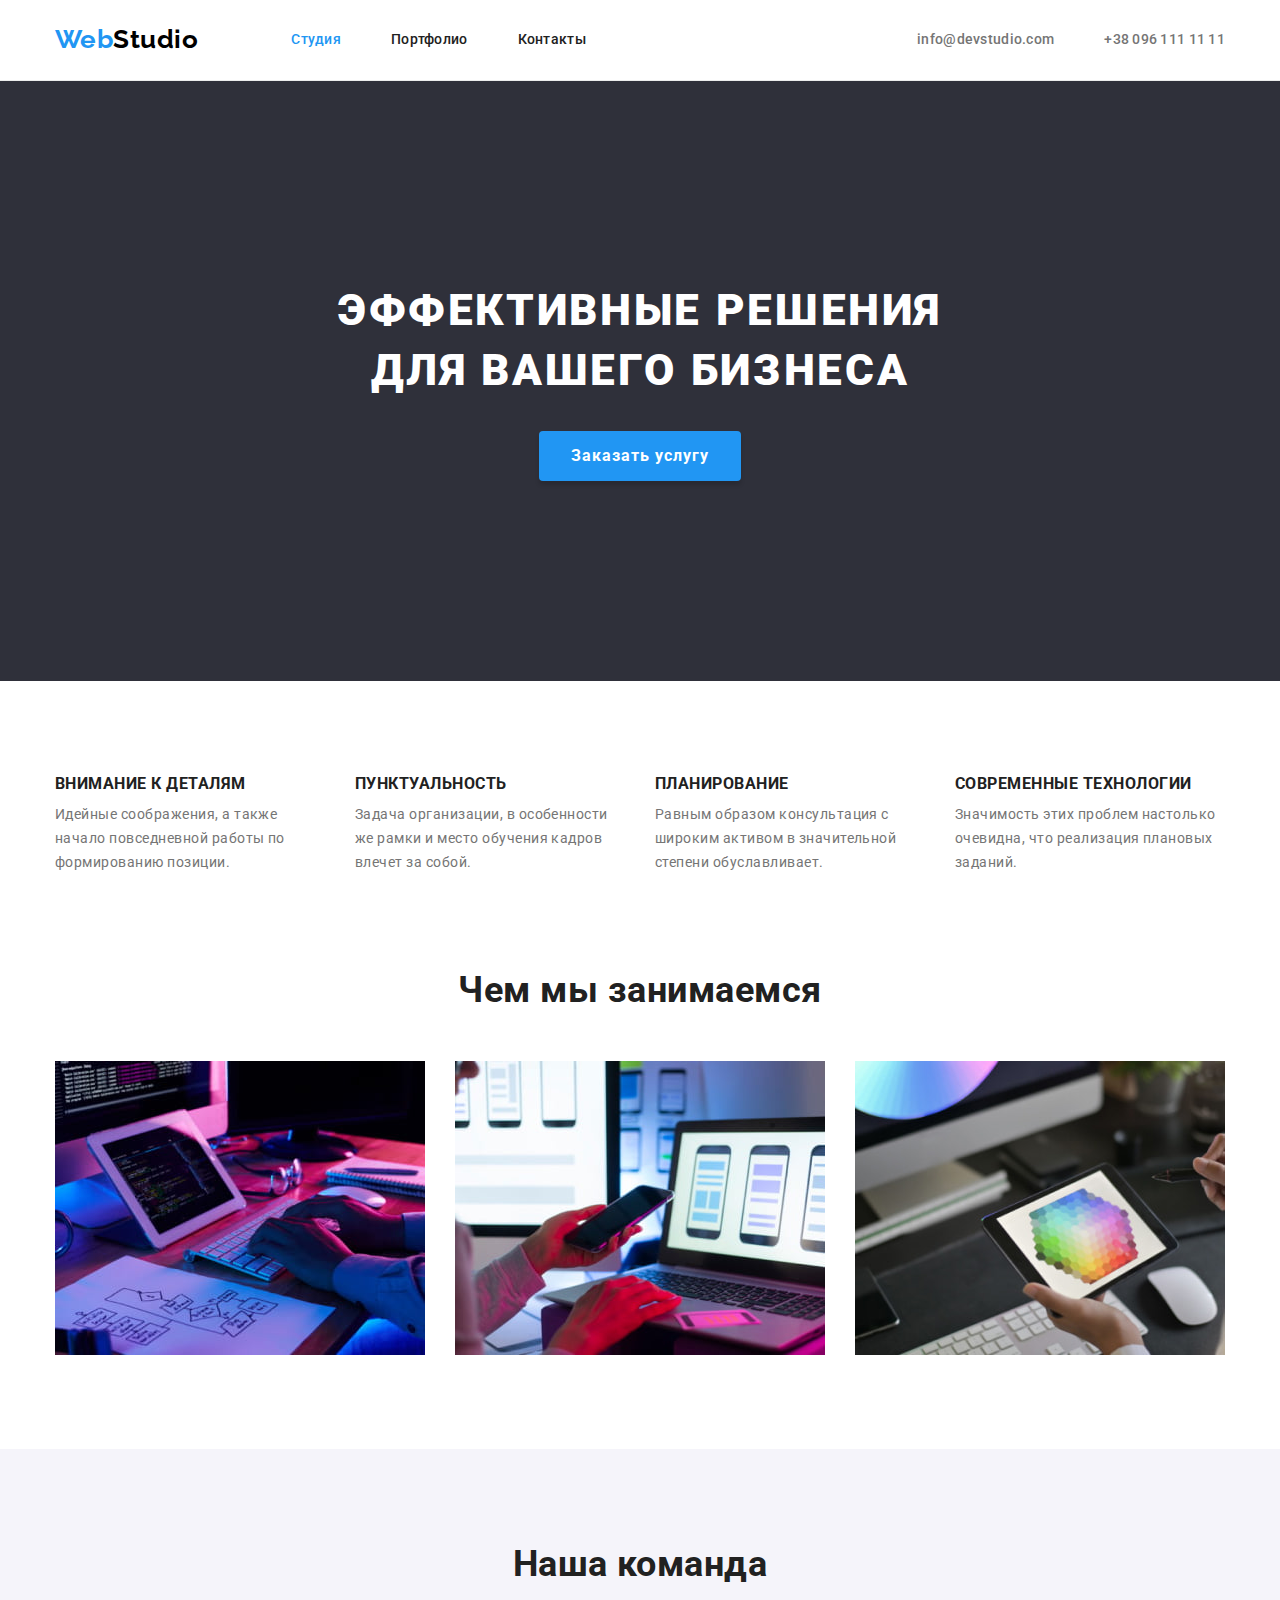
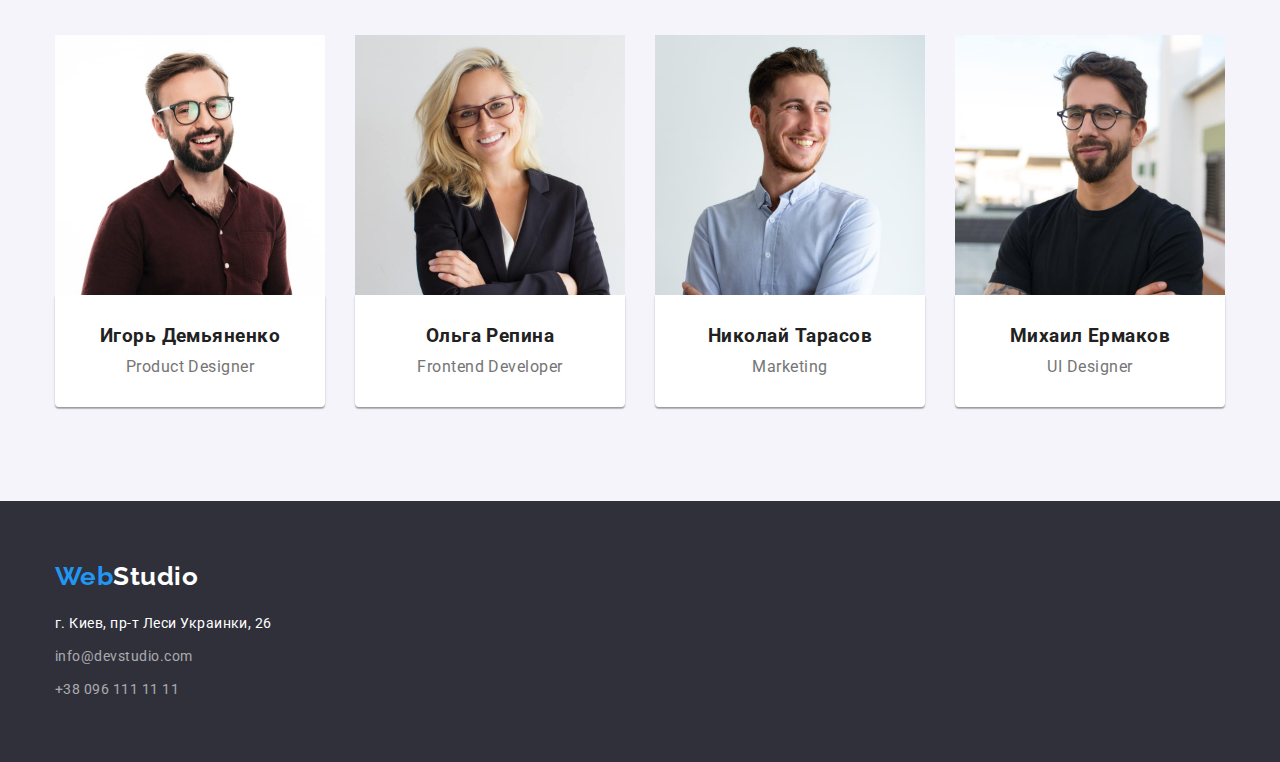
<file: index.html>
<!DOCTYPE html>
<html lang="ru">
<head>
    <meta charset="UTF-8">
    <meta http-equiv="X-UA-Compatible" content="IE=edge">
    <meta name="viewport" content="width=device-width, initial-scale=1.0">
    <title>Студия</title>

    <link rel="preconnect" href="https://fonts.googleapis.com">
    <link rel="preconnect" href="https://fonts.gstatic.com" crossorigin>
    <link href="https://fonts.googleapis.com/css2?family=Raleway:wght@700&family=Roboto:wght@400;500;700;900&display=swap"
        rel="stylesheet">
    <link rel="stylesheet" href="./css/modern-normalize.css">
    <link rel="stylesheet" href="./css/styles.css">
 </head>
<body>
    <header>
        <div class="container">
            <nav class="site-nav">
                <a href="./index.html" class="logo">Web<span class="studio">Studio</span></a>
                <ul class="links">
                    <li class="link"><a href="./index.html" class="page current">Студия</a></li>
                    <li class="link"><a href="./portfolio.html" class="page">Портфолио</a></li>
                    <li class="link"><a href="#contacts" class="page">Контакты</a></li>
                </ul>
            </nav>
            <ul class="contact-header">
                <li>
                    <a href="mailto:info@devstudio.com" class="e-mail">info@devstudio.com</a>
                </li>
                <li>
                    <a href="tel:+380961111111" class="tel">+38 096 111 11 11</a>
                </li>
            </ul>
        </div>
    </header>

    <main>
        <section class="hero section">
            <div class="container">
                <h1 class="hero title">Эффективные решения для вашего бизнеса</h1>
                <button class="button" type="button">Заказать услугу</button>
            </div>
        </section>
        
        <section class="features section">
            <div class="container">
                <h2 class="visualy-hidden">Подход</h2>
                <ul class="features-list">
                    <li class="feature"> 
                        <h3 class="title">Внимание к деталям</h3>
                        <p class="text">Идейные соображения, а также начало повседневной работы по формированию позиции.</p>
                    </li>
                    <li class="feature">
                        <h3 class="title">Пунктуальность</h3>
                        <p class="text">Задача организации, в особенности же рамки и место обучения кадров влечет за собой.</p>
                    </li>
                    <li class="feature">
                        <h3 class="title">Планирование</h3>
                        <p class="text">Равным образом консультация с широким активом в значительной степени обуславливает.</p>
                    </li>
                    <li class="feature">
                        <h3 class="title">Современные технологии</h3>
                        <p class="text">Значимость этих проблем настолько очевидна, что реализация плановых заданий.</p>
                    </li>
                </ul>
            </div>
        </section>

        <section class="services section">
            <div class="container">
                <h2 class="services title">Чем мы занимаемся</h2>
                <ul class="images">
                    <li class="image">
                        <img src="images/studio/our-services-1.jpg" alt="Разработка сайтов" width="370" height="294"/>
                    </li>
                    <li class="image">
                        <img src="images/studio/our-services-2.jpg" alt="Разработка мобильных приложений" width="370" height="294"/>
                    </li>
                    <li class="image">
                        <img src="images/studio/our-services-3.jpg" alt="Дизайн" width="370" height="294"/>
                    </li>
                </ul>
            </div>
        </section>

        <section class="team section">
            <div class="container">
                <h2 class="team title">Наша команда</h2>
                <ul class="team cards">
                    <li class="card">
                        <img src="images/studio/team-card-1.jpg" alt="Игорь Демьяненко, Product Designer" width="270" height="260"/>
                        <div class="card-name">
                            <h3 class="title">Игорь Демьяненко</h3>
                            <p class="position" lang="en">Product Designer</p>
                        </div>
                    </li>

                    <li class="card">
                        <img src="images/studio/team-card-2.jpg" alt="Ольга Репина, Frontend Developer" width="270" height="260"/>
                        <div class="card-name">
                            <h3 class="title">Ольга Репина</h3>
                            <p class="position" lang="en">Frontend Developer</p>
                        </div>
                    </li>

                    <li class="card">
                        <img src="images/studio/team-card-3.jpg" alt="Николай Тарасов, Marketing" width="270" height="260"/>
                        <div class="card-name">
                            <h3 class="title">Николай Тарасов</h3>
                            <p class="position" lang="en">Marketing</p>
                        </div>
                    </li>
                    
                    <li class="card">
                        <img src="images/studio/team_card_4.jpg" alt="Михаил Ермаков, UI Designer" width="270" height="260"/>
                        <div class="card-name">
                            <h3 class="title">Михаил Ермаков</h3>
                            <p class="position" lang="en">UI Designer</p>
                        </div>
                    </li>
                </ul>
            </div>
        </section>
    </main>

    <footer class="section">
        <div class="container">
            <a href="./index.html" class="logo">Web<span class="studio">Studio</span></a>
            <address id="contacts">
                <ul class="contacts">
                    <li  class="contact-footer">
                        <a href="https://goo.gl/maps/KWoEnxQkHuekiheN8" class="location" rel="noopener noreferrer" target="_blank">г. Киев, пр-т Леси Украинки, 26</a>
                    </li>
                    <li  class="contact-footer">
                        <a href="mailto:info@devstudio.com" class="mail">info@devstudio.com</a>
                    </li>
                    <li  class="contact-footer">
                        <a href="tel:+380961111111" class="phone">+38 096 111 11 11</a>
                    </li>
                </ul>
            </address>
        </div>
    </footer>

</body>
</html>
</file>
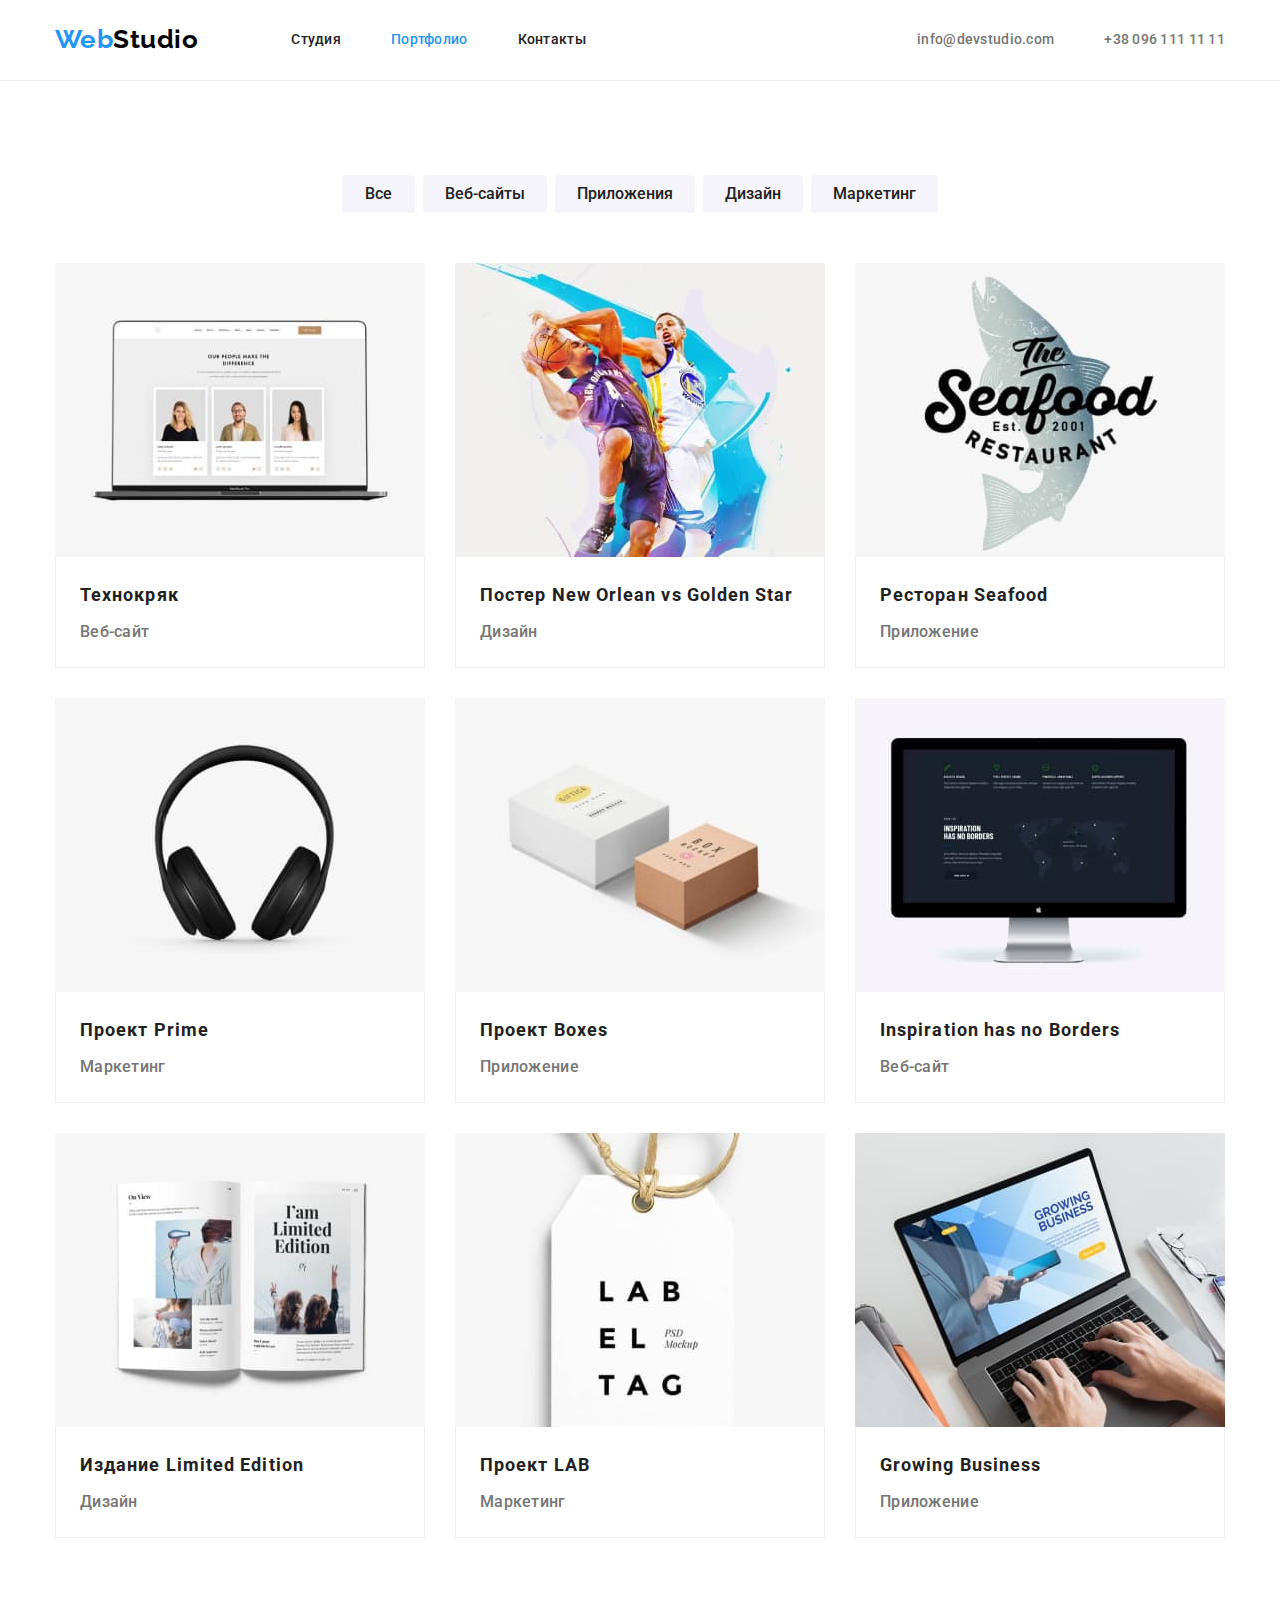
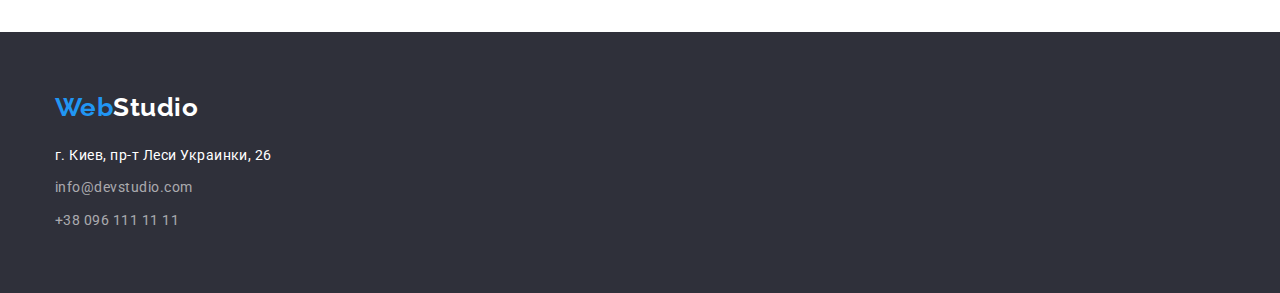
<file: portfolio.html>
<!DOCTYPE html>
<html lang="ru">

<head>
    <meta charset="UTF-8">
    <meta http-equiv="X-UA-Compatible" content="IE=edge">
    <meta name="viewport" content="width=device-width, initial-scale=1.0">
    <title>Студия</title>
    
    <link rel="preconnect" href="https://fonts.googleapis.com">
    <link rel="preconnect" href="https://fonts.gstatic.com" crossorigin>
    <link
        href="https://fonts.googleapis.com/css2?family=Raleway:wght@700&family=Roboto:wght@400;500;700;900&display=swap"
        rel="stylesheet">
    <link rel="stylesheet" href="./css/modern-normalize.css">
    <link rel="stylesheet" href="./css/styles.css">
</head>

<body>
    <header class="site-nav">
        <div class="container">
            <nav class="site-nav">
                <a href="./index.html" class="logo">Web<span class="studio">Studio</span></a>
                <ul class="links">
                    <li class="link"><a href="./index.html" class="page">Студия</a></li>
                    <li class="link"><a href="./portfolio.html" class="page current">Портфолио</a></li>
                    <li class="link"><a href="#contacts" class="page">Контакты</a></li>
                </ul>
            </nav>
            <ul class="contact-header">
                <li>
                    <a href="mailto:info@devstudio.com" class="e-mail">info@devstudio.com</a>
                </li>
                <li>
                    <a href="tel:+380961111111" class="tel">+38 096 111 11 11</a>
                </li>
            </ul>
        </div>
    </header>

    <main> 
        <section class="products section">
            <div class="container">
                <h1 class="visualy-hidden">Реализованные проекты</h1>
                    <ul  class="filters">
                        <li class="filter"><button type="button" class="button all">Все</button></li>
                        <li class="filter"><button type="button" class="button sites">Веб-сайты</button></li>
                        <li class="filter"><button type="button" class="button apps">Приложения</button></li>
                        <li class="filter"><button type="button" class="button design">Дизайн</button></li>
                        <li class="filter"><button type="button" class="button marketing">Маркетинг</button></li>
                    </ul>

                    <ul class="projects">
                        <li class="project">
                            <a href="" class="link">
                                <img src="images/portfolio/portfolio-project01.jpg" alt="Ноутбук с открытым сайтом на странице Наша команда" width="370" height="294">
                                <div class="discription">
                                    <h2 class="title">Технокряк</h2>
                                    <p class="text">Веб-сайт</p>
                                </div>
                            </a>
                        </li>

                        <li class="project">
                            <a href="" class="link">
                                <img src="images/portfolio/portfolio-project02.jpg" alt="Баскетболист Голден Стар ставит блок игроку Нью Орлеан" width="370" height="294">
                                <div class="discription">
                                    <h2 class="title">Постер New Orlean vs Golden Star</h2>
                                    <p class="text">Дизайн</p>
                                </div>
                            </a>
                        </li>

                        <li class="project">
                            <a href="" class="link">
                                <img src="images/portfolio/portfolio-project03.jpg" alt="Лого ресторана с изображением лосося" width="370" height="294">
                                <div class="discription">
                                    <h2 class="title">Ресторан Seafood</h2>
                                    <p class="text">Приложение</p>
                                </div>
                            </a>
                        </li>

                        <li class="project">
                            <a href="" class="link">
                                <img src="images/portfolio/portfolio-project04.jpg" alt="Черные беспроводные наушники" width="370" height="294">
                                <div class="discription">
                                    <h2 class="title">Проект Prime</h2>
                                    <p class="text">Маркетинг</p>
                                </div>
                            </a>
                        </li>

                        <li class="project">
                            <a href="" class="link">
                                <img src="images/portfolio/portfolio-project05.jpg" alt="Две коробки, белая большего размера, бежевая в два раза меньше" width="370" height="294">
                                <div class="discription">
                                    <h2 class="title">Проект Boxes</h2>
                                    <p class="text">Приложение</p>
                                </div>
                            </a>
                        </li>

                        <li class="project">
                            <a href="" class="link">
                                <img src="images/portfolio/portfolio-project06.jpg" alt="Главная страница сайта черного цвета с изображением карты мира" width="370" height="294">
                                <div class="discription">
                                    <h2 class="title">Inspiration has no Borders</h2>
                                    <p class="text">Веб-сайт</p>
                                </div>
                            </a>
                        </li>

                        <li class="project">
                            <a href="" class="link">
                                <img src="images/portfolio/portfolio-project07.jpg" alt="Открытый журнал с изображенем девушек" width="370" height="294">
                                <div class="discription">
                                    <h2 class="title">Издание Limited Edition</h2>
                                    <p class="text">Дизайн</p>
                                </div>
                            </a>
                        </li>

                        <li class="project">
                            <a href="" class="link">
                                <img src="images/portfolio/portfolio-project08.jpg" alt="Бумажная белая бирка на бежевой веревке с надписью Лаб ель Таг" width="370" height="294">
                                <div class="discription">
                                    <h2 class="title">Проект LAB</h2>
                                    <p class="text">Маркетинг</p>
                                </div>
                            </a>
                        </li>

                        <li class="project">
                            <a href="" class="link">
                                <img src="images/portfolio/portfolio-project09.jpg" alt="Мужские руки расположены на клавиатуре ноутбука, на екране главная страница приложения" width="370" height="294">
                                <div class="discription">
                                    <h2 class="title">Growing Business</h2>
                                    <p class="text">Приложение</p>
                                </div>
                            </a>
                        </li>
                    </ul>
                </div>
        </section>
    </main>

    <footer class="section">
        <div class="container">
            <a href="./index.html" class="logo">Web<span class="studio">Studio</span></a>
            <address id="contacts">
                <ul class="contacts">
                    <li class="contact-footer">
                        <a href="https://goo.gl/maps/KWoEnxQkHuekiheN8" class="location" rel="noopener noreferrer"
                            target="_blank">г. Киев, пр-т Леси Украинки, 26</a>
                    </li>
                    <li class="contact-footer">
                        <a href="mailto:info@devstudio.com" class="mail">info@devstudio.com</a>
                    </li>
                    <li class="contact-footer">
                        <a href="tel:+380961111111" class="phone">+38 096 111 11 11</a>
                    </li>
                </ul>
            </address>
        </div>
    </footer>

</body>
</html>
</file>
<file: css/styles.css>
:root {
  --primary-font-color: #757575;
  --hover-focus-color: #2196f3;
  --header-color: #212121;
}

body {
  background-color: #ffffff;
  font-family: Roboto, sans-serif;
  color: var(--primary-font-color);
  letter-spacing: 0.03em;

  margin: 0px;
}

.section {
  margin-right: auto;
  margin-left: auto;
  padding-top: 94px;
  padding-bottom: 94px;
}

.container {
  width: 1200px;
  padding-right: 15px;
  padding-left: 15px;
  margin-left: auto;
  margin-right: auto;
}

.title {
  color: var(--header-color);
}

.visualy-hidden {
  position: absolute;
  clip: rect(0 0 0 0);
  width: 1px;
  height: 1px;
  margin: -1px;
}

ul {
  list-style-type: none;

  margin: 0px;
  padding: 0px;
}

h1,
h2,
h3,
h4,
h5,
h6 {
  margin: 0px;
}

img {
  display: block;
}

/* header */
/* navigation */
header {
  border-bottom: 1px solid #ececec;
}

header > .container {
  display: flex;
}

.site-nav {
  display: flex;
  align-items: center;
}

.container > .site-nav {
  display: flex;
}

.logo {
  font-family: raleway, sans-serif;
  text-decoration: none;
  font-weight: 700;
  font-size: 26px;
  line-height: 1.2;
  color: var(--hover-focus-color);
}

.site-nav .logo .studio {
  color: #000000;
}

.link,
.page,
.contact-header,
.e-mail,
.tel {
  text-decoration: none;
  font-weight: 500;
  font-size: 14px;
  line-height: 1.14;
  letter-spacing: 0.02em;
}

.links {
  display: flex;
  margin-left: 93px;
  align-items: center;
}

.links > .link:not(:last-child) {
  margin-right: 50px;
}

.site-nav .page {
  color: var(--header-color);

  display: block;
  padding-top: 32px;
  padding-bottom: 32px;
}

.page.current {
  color: var(--hover-focus-color);
}

.page:hover,
.page:focus {
  color: var(--hover-focus-color);
}

.contact-header {
  display: flex;
  align-items: center;
  margin-left: auto;
}

.e-mail,
.tel {
  color: var(--primary-font-color);
  padding-top: 32px;
  padding-bottom: 32px;
}

.contact-header li:last-child {
  margin-left: 50px;
}

.e-mail:hover,
.e-mail:focus,
.tel:hover,
.tel:focus {
  color: var(--hover-focus-color);
}

/* main */
/* hero-section */
.hero.section {
  background-color: #2f303a;
  text-align: center;

  padding-top: 200px;
  padding-bottom: 200px;
}

.hero > .container {
  flex-direction: column;
  align-items: center;
}

.hero .title {
  color: #ffffff;
  font-weight: 900;
  font-size: 44px;
  line-height: 1.36;
  text-align: center;
  letter-spacing: 0.06em;
  text-transform: uppercase;

  width: 696px;
  margin: 0 auto;
}

.hero .button {
  background-color: var(--hover-focus-color);
  border: none;
  border-radius: 4px;
  box-shadow: 0px 4px 4px rgba(0, 0, 0, 0.15);

  color: #ffffff;
  font-weight: 700;
  font-size: 16px;
  line-height: 1.87;
  letter-spacing: 0.06em;

  padding: 10px 32px;
  margin-top: 30px;
}

.hero .button:hover,
.button:focus {
  background: #188ce8;
}

.button {
  font-family: Roboto, sans-serif;
  min-width: 73px;
  cursor: pointer;
}

/* features-section */
.features.title {
  display: none;
}

.features-list {
  display: flex;
  font-size: 14px;
}

.feature {
  width: 270px;
}

.feature:not(:last-child) {
  margin-right: 30px;
}

.feature > .title {
  line-height: 1.14;
  text-transform: uppercase;
}

.feature > .text {
  line-height: 1.71;
  margin-top: 10px;
  margin-bottom: 0px;
}

/* services-section */
.services.section {
  padding-top: 0px;
}

.services > .container {
  flex-direction: column;
}

.images {
  display: flex;
  margin-top: 50px;
}

.image {
  flex-basis: calc((100% - 60px) / 3);
}

.image:not(:last-child) {
  margin-right: 30px;
}

.services.title {
  font-size: 36px;
  line-height: 1.17;
  text-align: center;
}

/* team-section */
.team.section {
  background: #f5f4fa;
}

.team > .container {
  flex-direction: column;
}

.team.title {
  font-size: 36px;
  line-height: 1.17;

  text-align: center;
  margin: 0px;
}

.team.cards {
  display: flex;
  margin-top: 50px;
}

.card {
  background: #ffffff;
  text-align: center;
  font-size: 16px;
  line-height: 1.19;

  flex-basis: calc((100% - 90px) / 4);
}

.card:not(:last-child) {
  margin-right: 30px;
}

.card > .title {
  font-weight: 500;
}

div.card-name {
  box-shadow: 0px 1px 3px rgba(0, 0, 0, 0.12), 0px 1px 1px rgba(0, 0, 0, 0.14),
    0px 2px 1px rgba(0, 0, 0, 0.2);
  border-radius: 0px 0px 4px 4px;

  padding-top: 30px;
  padding-bottom: 30px;
}

.position {
  margin-top: 10px;
  margin-bottom: 0px;
}

/* footer */
footer.section {
  background: #2f303a;
  font-size: 14px;
  line-height: 1.71;

  padding-top: 60px;
  padding-bottom: 60px;
}

footer > .container {
  flex-direction: column;
}

footer .logo {
  width: 145px;
}

address {
  margin-top: 20px;
}

.logo .studio {
  color: #ffffff;
}

.location {
  text-decoration: none;
  font-style: normal;
  color: #ffffff;
}

.contact-footer {
  font-style: normal;
}

.contact-footer:not(:first-child) {
  margin-top: 9px;
}

.contact-footer .mail,
.phone {
  color: rgba(255, 255, 255, 0.6);
  text-decoration: none;
}

.location:hover,
.location:focus,
.mail:hover,
.mail:focus,
.phone:hover,
.phone:focus {
  color: var(--hover-focus-color);
}

/* portfolio-page */
/* main-products */
.filters {
  display: flex;
  margin-bottom: 50px;
  justify-content: center;
}

.filter:not(:last-child) {
  margin-right: 8px;
}

.all,
.sites,
.apps,
.design,
.marketing {
  background: #f5f4fa;
  border: none;
  border-radius: 4px;
  font-weight: 500;
  font-size: 16px;
  color: var(--header-color);
  line-height: 1.62;
  padding: 6px 22px;
}

.filter .button:active,
.filter .button:hover,
.filter .button:focus {
  background: var(--hover-focus-color);
  color: #ffffff;
  box-shadow: 0px 3px 1px rgba(0, 0, 0, 0.1), 0px 1px 2px rgba(0, 0, 0, 0.08),
    0px 2px 2px rgba(0, 0, 0, 0.12);
}

.projects {
  display: flex;
  flex-wrap: wrap;
  margin: -15px;
}

.project {
  background: #ffffff;

  flex-basis: calc((100% - 90px) / 3);
  margin: 15px;
}

.discription {
  border: 1px solid #eeeeee;
  border-top: none;

  padding: 20px 24px;
}

.discription .title {
  font-size: 18px;
  line-height: 2;
  letter-spacing: 0.06em;
  margin-bottom: 4px;
}

.discription .text {
  color: var(--primary-font-color);
  font-size: 16px;
  line-height: 1.87;
  margin: 0px;
}
</file>
